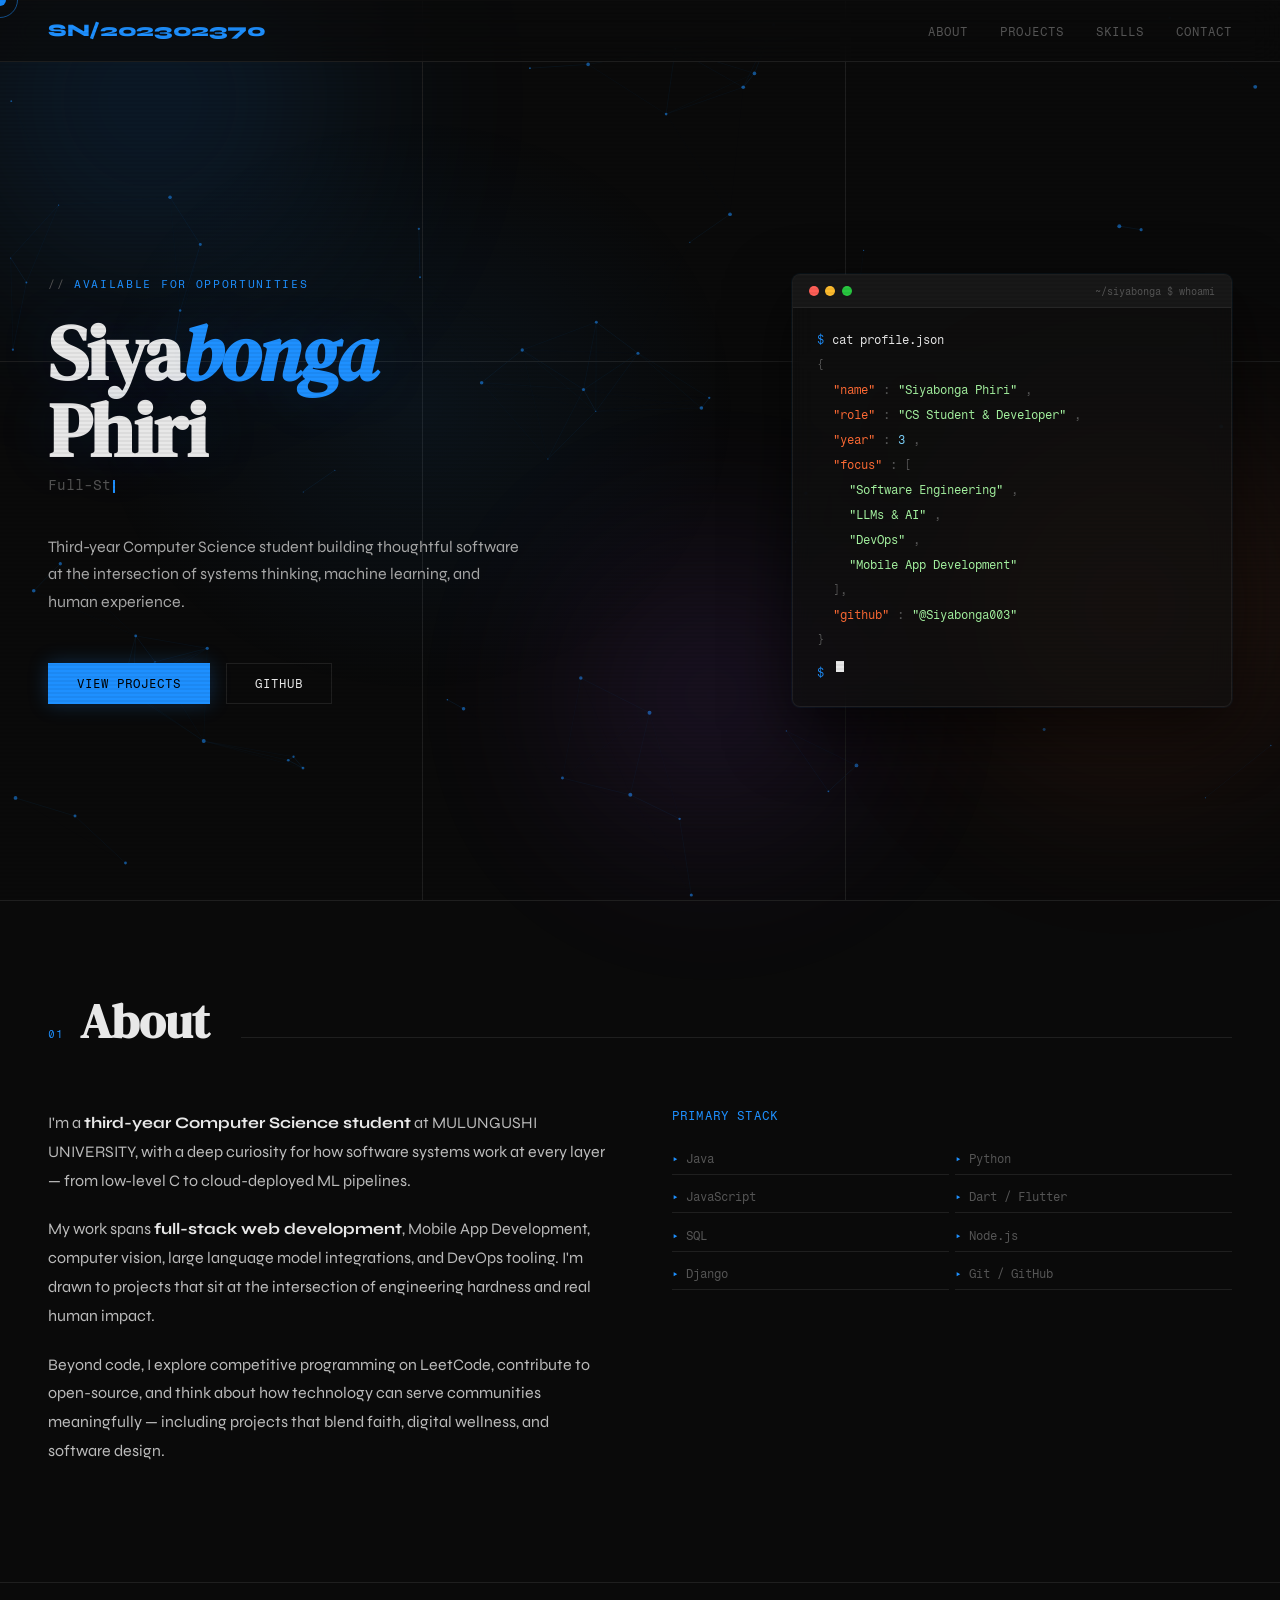
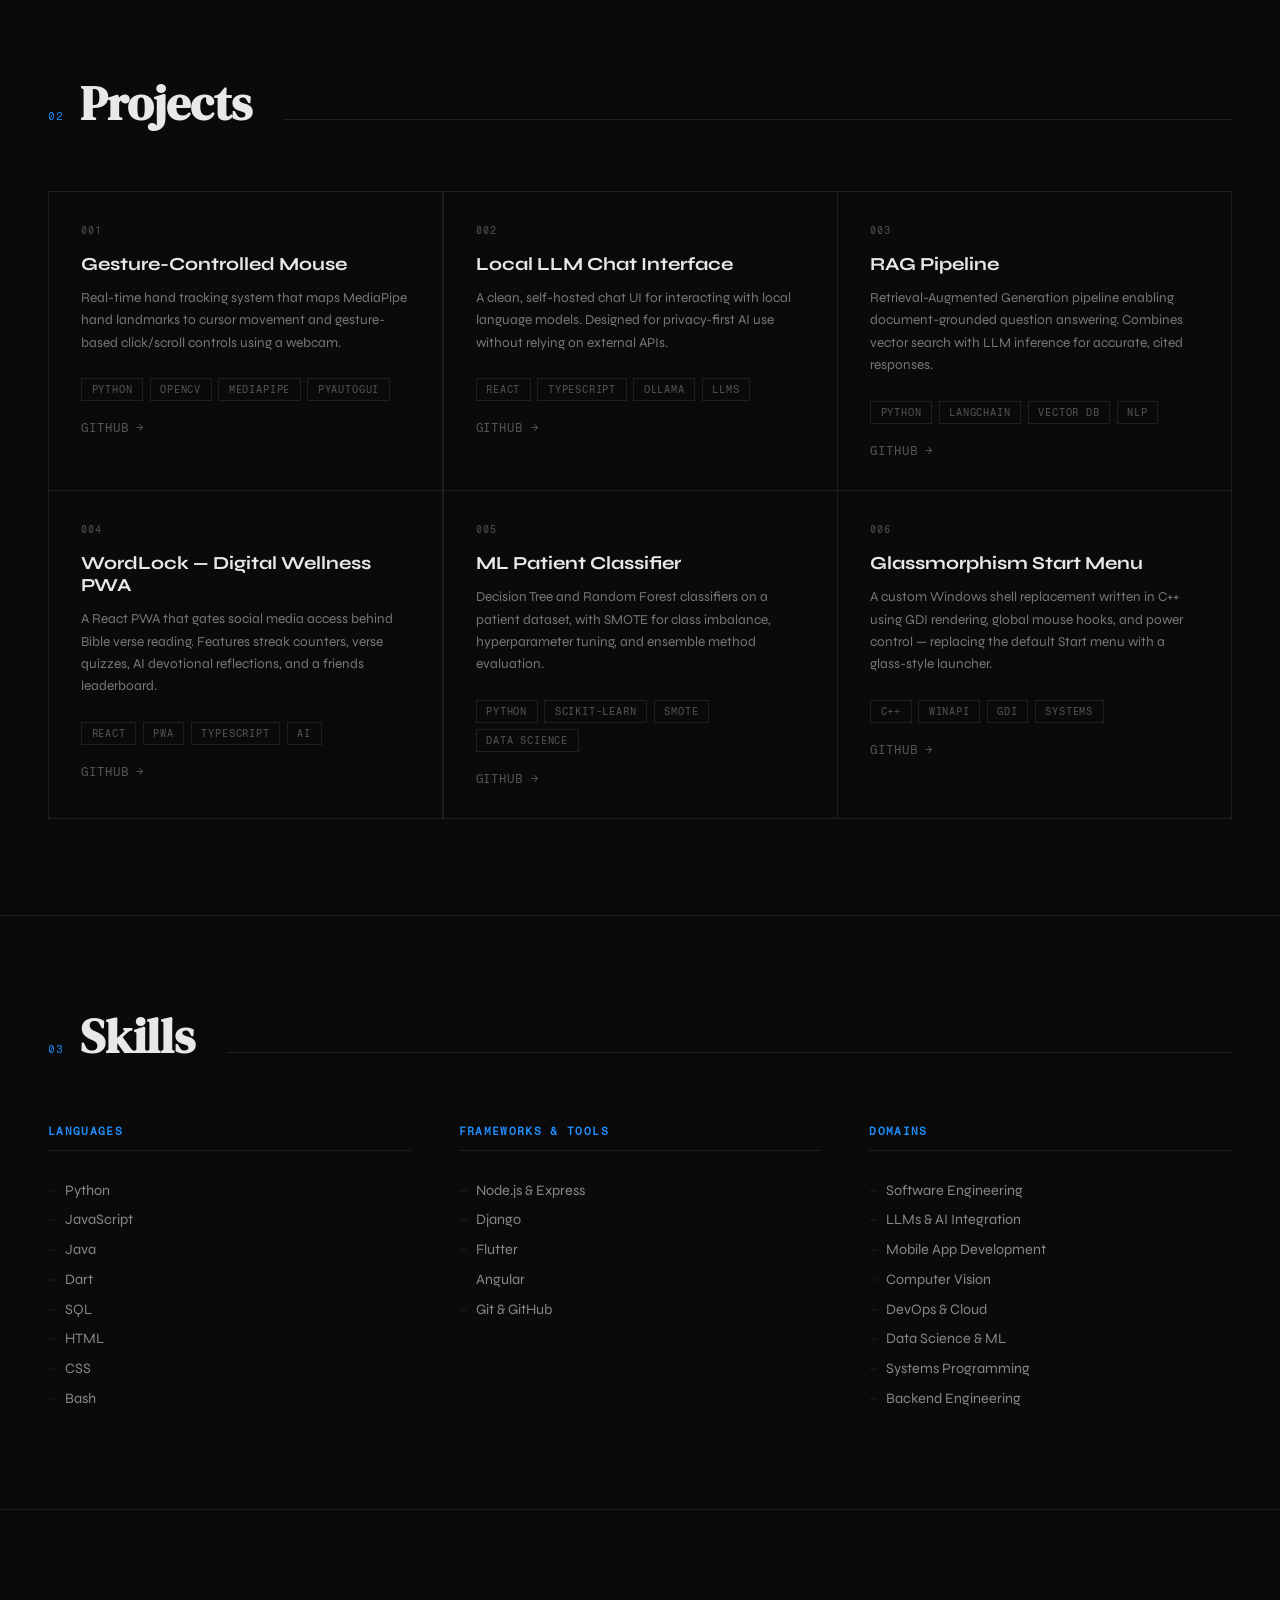
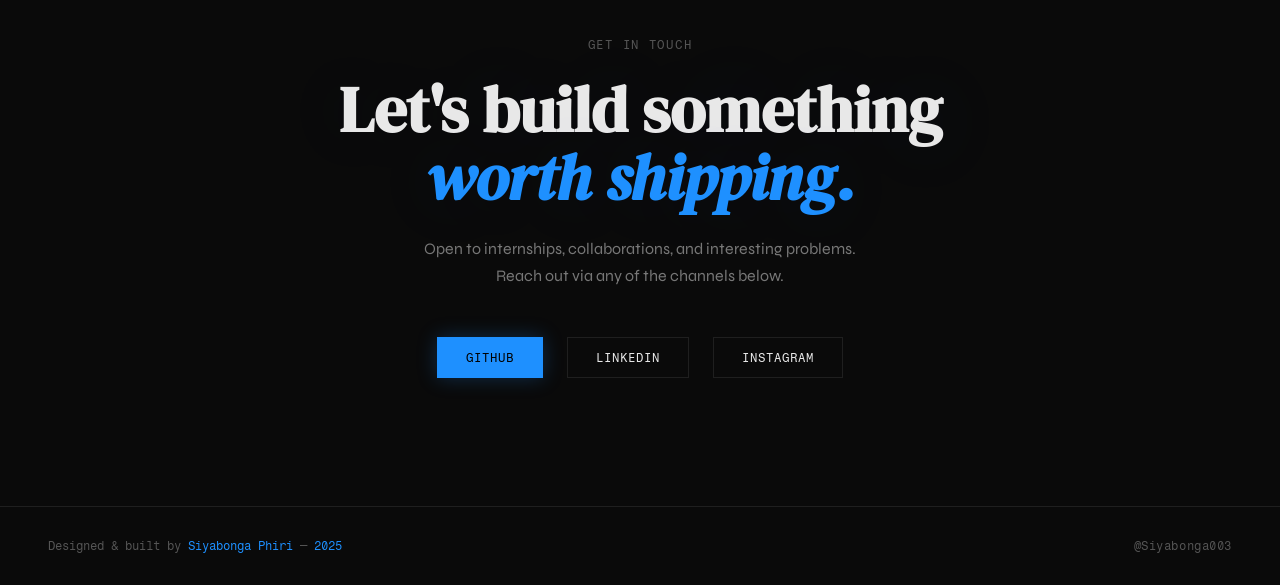
<file: index.html>
<!DOCTYPE html>
<html lang="en">
<head>
  <meta charset="UTF-8" />
  <meta name="viewport" content="width=device-width, initial-scale=1.0" />
  <title>Siyabonga — Developer</title>
  <link rel="preconnect" href="https://fonts.googleapis.com" />
  <link rel="preconnect" href="https://fonts.gstatic.com" crossorigin />
  <link href="https://fonts.googleapis.com/css2?family=Fragment+Mono:ital@0;1&family=DM+Serif+Display:ital@0;1&family=Syne:wght@400;700;800&display=swap" rel="stylesheet" />
  <link rel="stylesheet" href="style.css" />
</head>
<body>

  <!-- Custom cursor -->
  <div id="cursor"></div>
  <div id="cursor-ring"></div>

  <!-- Background canvas for particle network -->
  <canvas id="bg-canvas"></canvas>

  <!-- Ambient orbs -->
  <div class="orb orb-1"></div>
  <div class="orb orb-2"></div>
  <div class="orb orb-3"></div>

  <!-- NAV -->
  <nav>
    <div class="nav-logo">SN/202302370</div>
    <ul class="nav-links">
      <li><a href="#about">About</a></li>
      <li><a href="#projects">Projects</a></li>
      <li><a href="#skills">Skills</a></li>
      <li><a href="#contact">Contact</a></li>
    </ul>
  </nav>

  <!-- HERO -->
  <section id="hero">
    <div class="hero-grid-line v"></div>
    <div class="hero-grid-line v" style="left:66%"></div>
    <div class="hero-grid-line h" style="top:40%"></div>

    <div class="hero-left">
      <p class="hero-tag">available for opportunities</p>
      <h1 class="hero-name">Siya<em>bonga</em><br>Phiri</h1>
      <p class="hero-role">
        <span id="typed-role"></span><span class="cursor-blink"></span>
      </p>
      <p class="hero-desc">
        Third-year Computer Science student building thoughtful software at the intersection of
        systems thinking, machine learning, and human experience.
      </p>
      <div class="hero-cta">
        <a href="#projects" class="btn btn-primary">View Projects</a>
        <a href="https://github.com/Siyabonga003" target="_blank" class="btn btn-secondary">GitHub</a>
      </div>
    </div>

    <div class="hero-right">
      <div class="terminal-card">
        <div class="terminal-bar">
          <span class="dot r"></span>
          <span class="dot y"></span>
          <span class="dot g"></span>
          <span class="terminal-title">~/siyabonga $ whoami</span>
        </div>
        <div class="terminal-body">
          <div class="t-line"><span class="t-prompt">$</span><span class="t-cmd">cat profile.json</span></div>
          <div class="t-line"><span class="t-out">{</span></div>
          <div class="t-line" style="padding-left:1rem"><span class="t-key">"name"</span><span class="t-out">:</span> <span class="t-str">"Siyabonga Phiri"</span><span class="t-out">,</span></div>
          <div class="t-line" style="padding-left:1rem"><span class="t-key">"role"</span><span class="t-out">:</span> <span class="t-str">"CS Student &amp; Developer"</span><span class="t-out">,</span></div>
          <div class="t-line" style="padding-left:1rem"><span class="t-key">"year"</span><span class="t-out">:</span> <span class="t-val">3</span><span class="t-out">,</span></div>
          <div class="t-line" style="padding-left:1rem"><span class="t-key">"focus"</span><span class="t-out">: [</span></div>
          <div class="t-line" style="padding-left:2rem"><span class="t-str">"Software Engineering"</span><span class="t-out">,</span></div>
          <div class="t-line" style="padding-left:2rem"><span class="t-str">"LLMs &amp; AI"</span><span class="t-out">,</span></div>
          <div class="t-line" style="padding-left:2rem"><span class="t-str">"DevOps"</span><span class="t-out">,</span></div>
          <div class="t-line" style="padding-left:2rem"><span class="t-str">"Mobile App Development"</span></div>
          <div class="t-line" style="padding-left:1rem"><span class="t-out">],</span></div>
          <div class="t-line" style="padding-left:1rem"><span class="t-key">"github"</span><span class="t-out">:</span> <span class="t-str">"@Siyabonga003"</span></div>
          <div class="t-line"><span class="t-out">}</span></div>
          <div class="t-line" style="margin-top:0.5rem"><span class="t-prompt">$</span><span class="t-cursor-block"></span></div>
        </div>
      </div>
    </div>
  </section>

  <!-- ABOUT -->
  <section id="about">
    <div class="section-header reveal">
      <span class="section-num">01</span>
      <h2 class="section-title">About</h2>
      <div class="section-line"></div>
    </div>
    <div class="about-grid">
      <div class="about-text reveal">
        <p>
          I'm a <strong>third-year Computer Science student</strong> at MULUNGUSHI UNIVERSITY,
          with a deep curiosity for how software systems work at every layer — from low-level C
          to cloud-deployed ML pipelines.
        </p>
        <p>
          My work spans <strong>full-stack web development</strong>, Mobile App Development, computer vision, large language model integrations,
          and DevOps tooling. I'm drawn to projects that sit at the intersection of engineering
          hardness and real human impact.
        </p>
        <p>
          Beyond code, I explore competitive programming on LeetCode, contribute to open-source,
          and think about how technology can serve communities meaningfully — including projects
          that blend faith, digital wellness, and software design.
        </p>
      </div>
      <div class="reveal">
        <p style="font-size:0.72rem;letter-spacing:0.1em;text-transform:uppercase;color:var(--accent);margin-bottom:1.25rem">Primary Stack</p>
        <div class="stack-grid">
          <div class="stack-item">Java</div>
          <div class="stack-item">Python</div>
          <div class="stack-item">JavaScript</div>
          <div class="stack-item">Dart / Flutter</div>
          <div class="stack-item">SQL</div>
          <div class="stack-item">Node.js</div>
          <div class="stack-item">Django</div>
          <div class="stack-item">Git / GitHub</div>
        </div>
      </div>
    </div>
  </section>

  <!-- PROJECTS -->
  <section id="projects">
    <div class="section-header reveal">
      <span class="section-num">02</span>
      <h2 class="section-title">Projects</h2>
      <div class="section-line"></div>
    </div>
    <div class="projects-grid">

      <div class="project-card reveal">
        <p class="project-num">001</p>
        <h3 class="project-title">Gesture-Controlled Mouse</h3>
        <p class="project-desc">Real-time hand tracking system that maps MediaPipe hand landmarks to cursor movement and gesture-based click/scroll controls using a webcam.</p>
        <div class="project-tags">
          <span class="tag">Python</span><span class="tag">OpenCV</span>
          <span class="tag">MediaPipe</span><span class="tag">PyAutoGUI</span>
        </div>
        <div class="project-links">
          <a href="https://github.com/Siyabonga003/gesture-controlled-mouse/tree/main" target="_blank" class="project-link">GitHub</a>
        </div>
      </div>

      <div class="project-card reveal">
        <p class="project-num">002</p>
        <h3 class="project-title">Local LLM Chat Interface</h3>
        <p class="project-desc">A clean, self-hosted chat UI for interacting with local language models. Designed for privacy-first AI use without relying on external APIs.</p>
        <div class="project-tags">
          <span class="tag">React</span><span class="tag">TypeScript</span>
          <span class="tag">Ollama</span><span class="tag">LLMs</span>
        </div>
        <div class="project-links">
          <a href="https://github.com/Siyabonga003" target="_blank" class="project-link">GitHub</a>
        </div>
      </div>

      <div class="project-card reveal">
        <p class="project-num">003</p>
        <h3 class="project-title">RAG Pipeline</h3>
        <p class="project-desc">Retrieval-Augmented Generation pipeline enabling document-grounded question answering. Combines vector search with LLM inference for accurate, cited responses.</p>
        <div class="project-tags">
          <span class="tag">Python</span><span class="tag">LangChain</span>
          <span class="tag">Vector DB</span><span class="tag">NLP</span>
        </div>
        <div class="project-links">
          <a href="https://github.com/Siyabonga003" target="_blank" class="project-link">GitHub</a>
        </div>
      </div>

      <div class="project-card reveal">
        <p class="project-num">004</p>
        <h3 class="project-title">WordLock — Digital Wellness PWA</h3>
        <p class="project-desc">A React PWA that gates social media access behind Bible verse reading. Features streak counters, verse quizzes, AI devotional reflections, and a friends leaderboard.</p>
        <div class="project-tags">
          <span class="tag">React</span><span class="tag">PWA</span>
          <span class="tag">TypeScript</span><span class="tag">AI</span>
        </div>
        <div class="project-links">
          <a href="https://github.com/Siyabonga003" target="_blank" class="project-link">GitHub</a>
        </div>
      </div>

      <div class="project-card reveal">
        <p class="project-num">005</p>
        <h3 class="project-title">ML Patient Classifier</h3>
        <p class="project-desc">Decision Tree and Random Forest classifiers on a patient dataset, with SMOTE for class imbalance, hyperparameter tuning, and ensemble method evaluation.</p>
        <div class="project-tags">
          <span class="tag">Python</span><span class="tag">scikit-learn</span>
          <span class="tag">SMOTE</span><span class="tag">Data Science</span>
        </div>
        <div class="project-links">
          <a href="https://github.com/Siyabonga003" target="_blank" class="project-link">GitHub</a>
        </div>
      </div>

      <div class="project-card reveal">
        <p class="project-num">006</p>
        <h3 class="project-title">Glassmorphism Start Menu</h3>
        <p class="project-desc">A custom Windows shell replacement written in C++ using GDI rendering, global mouse hooks, and power control — replacing the default Start menu with a glass-style launcher.</p>
        <div class="project-tags">
          <span class="tag">C++</span><span class="tag">WinAPI</span>
          <span class="tag">GDI</span><span class="tag">Systems</span>
        </div>
        <div class="project-links">
          <a href="https://github.com/Siyabonga003" target="_blank" class="project-link">GitHub</a>
        </div>
      </div>

    </div>
  </section>

  <!-- SKILLS -->
  <section id="skills">
    <div class="section-header reveal">
      <span class="section-num">03</span>
      <h2 class="section-title">Skills</h2>
      <div class="section-line"></div>
    </div>
    <div class="skills-layout">
      <div class="skill-category reveal">
        <h3>Languages</h3>
        <ul class="skill-list">
          <li>Python</li><li>JavaScript</li><li>Java</li>
          <li>Dart</li><li>SQL</li><li>HTML</li>
          <li>CSS</li><li>Bash</li>
        </ul>
      </div>
      <div class="skill-category reveal">
        <h3>Frameworks &amp; Tools</h3>
        <ul class="skill-list">
          <li>Node.js &amp; Express</li><li>Django</li>
          <li>Flutter</li><li>Angular</li><li>Git &amp; GitHub</li>
        </ul>
      </div>
      <div class="skill-category reveal">
        <h3>Domains</h3>
        <ul class="skill-list">
          <li>Software Engineering</li><li>LLMs &amp; AI Integration</li>
          <li>Mobile App Development</li><li>Computer Vision</li>
          <li>DevOps &amp; Cloud</li><li>Data Science &amp; ML</li>
          <li>Systems Programming</li><li>Backend Engineering</li>
        </ul>
      </div>
    </div>
  </section>

  <!-- CONTACT -->
  <section id="contact">
    <p class="contact-eyebrow reveal">Get in touch</p>
    <h2 class="contact-heading reveal">Let's build something<br><em>worth shipping.</em></h2>
    <p class="contact-sub reveal">
      Open to internships, collaborations, and interesting problems.
      Reach out via any of the channels below.
    </p>
    <div class="contact-links reveal">
      <a href="https://github.com/Siyabonga003" target="_blank" class="btn btn-primary">GitHub</a>
      <a href="https://www.linkedin.com/in/siyabonga-phiri-a78031410" target="_blank" class="btn btn-secondary">LinkedIn</a>
      <a href="https://www.instagram.com" target="_blank" class="btn btn-secondary">Instagram</a>
    </div>
  </section>

  <!-- FOOTER -->
  <footer>
    <p class="footer-left">Designed &amp; built by <span>Siyabonga Phiri</span> — <span>2025</span></p>
    <p class="footer-right">@Siyabonga003</p>
  </footer>

  <script src="script.js"></script>
</body>
</html>
</file>
<file: style.css>
*, *::before, *::after { box-sizing: border-box; margin: 0; padding: 0; }

:root {
  --bg:        #0a0a0a;
  --surface:   #111111;
  --border:    #1f1f1f;
  --accent:    #1E90FF;
  --accent2:   #ff6b35;
  --text:      #e8e8e8;
  --muted:     #555;
  --mono:      'Fragment Mono', monospace;
  --serif:     'DM Serif Display', serif;
  --sans:      'Syne', sans-serif;
}

html { scroll-behavior: smooth; }

body {
  background: var(--bg);
  color: var(--text);
  font-family: var(--mono);
  overflow-x: hidden;
  cursor: none;
}

/* ─────────────────────────────────────────
   BACKGROUND LAYER
───────────────────────────────────────── */

/* Particle canvas sits at the very back */
#bg-canvas {
  position: fixed;
  inset: 0;
  width: 100%;
  height: 100%;
  z-index: 0;
  pointer-events: none;
}

/* Ambient floating orbs — coloured light blobs */
.orb {
  position: fixed;
  border-radius: 50%;
  pointer-events: none;
  z-index: 1;
  filter: blur(90px);
  opacity: 0.18;
  animation: orbDrift linear infinite;
}

.orb-1 {
  width: 600px; height: 600px;
  background: radial-gradient(circle, #1E90FF 0%, transparent 70%);
  top: -200px; left: -150px;
  animation-duration: 28s;
  animation-delay: 0s;
}

.orb-2 {
  width: 500px; height: 500px;
  background: radial-gradient(circle, #ff6b35 0%, transparent 70%);
  bottom: 5%; right: -100px;
  animation-duration: 35s;
  animation-delay: -12s;
}

.orb-3 {
  width: 400px; height: 400px;
  background: radial-gradient(circle, #a855f7 0%, transparent 70%);
  top: 55%; left: 40%;
  animation-duration: 42s;
  animation-delay: -22s;
}

@keyframes orbDrift {
  0%   { transform: translate(0,  0) scale(1); }
  25%  { transform: translate(40px, -60px) scale(1.06); }
  50%  { transform: translate(-30px, 50px) scale(0.94); }
  75%  { transform: translate(60px, 30px) scale(1.04); }
  100% { transform: translate(0, 0) scale(1); }
}

/* Scanline overlay */
body::before {
  content: '';
  position: fixed; inset: 0;
  background: repeating-linear-gradient(
    0deg,
    transparent,
    transparent 2px,
    rgba(0,0,0,0.05) 2px,
    rgba(0,0,0,0.05) 4px
  );
  pointer-events: none;
  z-index: 9000;
}

/* ─────────────────────────────────────────
   CURSOR
───────────────────────────────────────── */

#cursor {
  width: 12px; height: 12px;
  background: var(--accent);
  border-radius: 50%;
  position: fixed; top: 0; left: 0;
  pointer-events: none;
  z-index: 9999;
  transition: transform 0.15s ease, background 0.2s;
  mix-blend-mode: difference;
}

#cursor-ring {
  width: 36px; height: 36px;
  border: 1px solid var(--accent);
  border-radius: 50%;
  position: fixed; top: 0; left: 0;
  pointer-events: none;
  z-index: 9998;
  transition: transform 0.35s cubic-bezier(.25,.46,.45,.94), opacity 0.3s;
  opacity: 0.5;
}

/* ─────────────────────────────────────────
   NAV
───────────────────────────────────────── */

nav {
  position: fixed; top: 0; left: 0; right: 0;
  display: flex; justify-content: space-between; align-items: center;
  padding: 1.25rem 3rem;
  border-bottom: 1px solid var(--border);
  background: rgba(10,10,10,0.7);
  backdrop-filter: blur(16px);
  -webkit-backdrop-filter: blur(16px);
  z-index: 100;
  animation: slideDown 0.6s ease both;
}

@keyframes slideDown {
  from { transform: translateY(-100%); opacity: 0; }
  to   { transform: translateY(0); opacity: 1; }
}

.nav-logo {
  font-family: var(--sans);
  font-weight: 800;
  font-size: 1.1rem;
  color: var(--accent);
  letter-spacing: -0.02em;
}

.nav-links { display: flex; gap: 2rem; list-style: none; }

.nav-links a {
  font-family: var(--mono);
  font-size: 0.78rem;
  color: var(--muted);
  text-decoration: none;
  letter-spacing: 0.08em;
  text-transform: uppercase;
  transition: color 0.2s;
}

.nav-links a:hover { color: var(--accent); }

/* ─────────────────────────────────────────
   HERO
───────────────────────────────────────── */

#hero {
  min-height: 100vh;
  display: grid;
  grid-template-columns: 1fr 1fr;
  padding: 0 3rem;
  padding-top: 80px;
  position: relative;
  overflow: hidden;
  z-index: 2;
}

/* Subtle radial glow in hero — accent spotlight */
#hero::after {
  content: '';
  position: absolute;
  top: 10%;
  left: 5%;
  width: 55%;
  height: 70%;
  background: radial-gradient(ellipse at center, rgba(30,144,255,0.07) 0%, transparent 65%);
  pointer-events: none;
  z-index: 0;
}

.hero-grid-line {
  position: absolute;
  background: var(--border);
  pointer-events: none;
}
.hero-grid-line.v { width: 1px; height: 100%; top: 0; }
.hero-grid-line.h { height: 1px; width: 100%; left: 0; }
.hero-grid-line:nth-child(1) { left: 33%; }

.hero-left {
  display: flex;
  flex-direction: column;
  justify-content: center;
  padding: 4rem 0;
  position: relative;
  z-index: 1;
}

.hero-tag {
  font-size: 0.7rem;
  letter-spacing: 0.15em;
  color: var(--accent);
  text-transform: uppercase;
  margin-bottom: 1.5rem;
  opacity: 0;
  animation: fadeUp 0.5s 0.3s ease both;
}
.hero-tag::before { content: '// '; color: var(--muted); }

.hero-name {
  font-family: var(--serif);
  font-size: clamp(3rem, 6vw, 5.5rem);
  line-height: 1.0;
  letter-spacing: -0.02em;
  margin-bottom: 0.5rem;
  opacity: 0;
  animation: fadeUp 0.6s 0.45s ease both;
  /* Soft text glow on the name */
  text-shadow: 0 0 60px rgba(30,144,255,0.15);
}
.hero-name em { font-style: italic; color: var(--accent); }

.hero-role {
  font-family: var(--mono);
  font-size: 0.85rem;
  color: var(--muted);
  margin-bottom: 2.5rem;
  opacity: 0;
  animation: fadeUp 0.6s 0.6s ease both;
}

.cursor-blink {
  display: inline-block;
  width: 2px; height: 1em;
  background: var(--accent);
  margin-left: 2px;
  vertical-align: middle;
  animation: blink 1s step-end infinite;
}

@keyframes blink { 50% { opacity: 0; } }

.hero-desc {
  font-family: var(--sans);
  font-size: 1rem;
  line-height: 1.7;
  color: #aaa;
  max-width: 480px;
  margin-bottom: 3rem;
  opacity: 0;
  animation: fadeUp 0.6s 0.75s ease both;
}

.hero-cta {
  display: flex; gap: 1rem; flex-wrap: wrap;
  opacity: 0;
  animation: fadeUp 0.6s 0.9s ease both;
}

.btn {
  padding: 0.75rem 1.75rem;
  font-family: var(--mono);
  font-size: 0.78rem;
  letter-spacing: 0.08em;
  text-transform: uppercase;
  text-decoration: none;
  border: 1px solid;
  transition: all 0.25s;
  cursor: none;
}

.btn-primary {
  background: var(--accent);
  color: #000;
  border-color: var(--accent);
  box-shadow: 0 0 20px rgba(30,144,255,0.25);
}
.btn-primary:hover {
  background: transparent;
  color: var(--accent);
  box-shadow: 0 0 32px rgba(30,144,255,0.4);
}

.btn-secondary {
  background: transparent;
  color: var(--text);
  border-color: var(--border);
}
.btn-secondary:hover {
  border-color: var(--accent);
  color: var(--accent);
  box-shadow: 0 0 20px rgba(30,144,255,0.15);
}

.hero-right {
  display: flex;
  align-items: center;
  justify-content: flex-end;
  padding: 4rem 0;
  position: relative;
  z-index: 1;
}

/* ─────────────────────────────────────────
   TERMINAL CARD
───────────────────────────────────────── */

.terminal-card {
  width: 100%;
  max-width: 440px;
  background: rgba(17,17,17,0.7);
  border: 1px solid rgba(255,255,255,0.07);
  border-radius: 8px;
  overflow: hidden;
  opacity: 0;
  animation: fadeUp 0.7s 0.5s ease both;
  backdrop-filter: blur(12px);
  -webkit-backdrop-filter: blur(12px);
  box-shadow:
    0 0 0 1px rgba(30,144,255,0.06),
    0 24px 64px rgba(0,0,0,0.6),
    inset 0 1px 0 rgba(255,255,255,0.05);
}

.terminal-bar {
  background: rgba(26,26,26,0.9);
  padding: 0.6rem 1rem;
  display: flex; align-items: center; gap: 0.4rem;
  border-bottom: 1px solid rgba(255,255,255,0.06);
}

.dot { width: 10px; height: 10px; border-radius: 50%; }
.dot.r { background: #ff5f57; }
.dot.y { background: #febc2e; }
.dot.g { background: #28c840; }
.terminal-title { margin-left: auto; font-size: 0.65rem; color: var(--muted); }

.terminal-body { padding: 1.25rem 1.5rem; font-size: 0.78rem; line-height: 2; }
.t-line { display: flex; gap: 0.5rem; }
.t-prompt { color: var(--accent); flex-shrink: 0; }
.t-cmd { color: var(--text); }
.t-out { color: var(--muted); }
.t-key { color: var(--accent2); }
.t-val { color: #7dd3fc; }
.t-str { color: #a5f3a0; }
.t-cursor-block {
  display: inline-block;
  width: 8px; height: 0.85em;
  background: #e8e8e8;
  margin-left: 4px;
  vertical-align: middle;
  animation: blink 1s step-end infinite;
}

/* ─────────────────────────────────────────
   SECTIONS — general
───────────────────────────────────────── */

section {
  padding: 6rem 3rem;
  border-top: 1px solid var(--border);
  position: relative;
  z-index: 2;
}

.section-header {
  display: flex; align-items: baseline; gap: 1rem;
  margin-bottom: 4rem;
}

.section-num {
  font-size: 0.7rem;
  color: var(--accent);
  letter-spacing: 0.1em;
}

.section-title {
  font-family: var(--serif);
  font-size: clamp(2rem, 4vw, 3rem);
  line-height: 1;
}

.section-line {
  flex: 1;
  height: 1px;
  background: var(--border);
  margin-left: 1rem;
}

/* ─────────────────────────────────────────
   ABOUT
───────────────────────────────────────── */

#about .about-grid {
  display: grid;
  grid-template-columns: 1fr 1fr;
  gap: 4rem;
  align-items: start;
}

.about-text p {
  font-family: var(--sans);
  font-size: 1rem;
  line-height: 1.8;
  color: #bbb;
  margin-bottom: 1.25rem;
}
.about-text p strong { color: var(--text); font-weight: 700; }

.stack-grid {
  display: grid;
  grid-template-columns: 1fr 1fr;
  gap: 0.4rem;
}

.stack-item {
  display: flex; align-items: center; gap: 0.5rem;
  font-size: 0.78rem;
  color: var(--muted);
  padding: 0.5rem 0;
  border-bottom: 1px solid var(--border);
  transition: color 0.2s;
}
.stack-item:hover { color: var(--accent); }
.stack-item::before { content: '▸'; color: var(--accent); font-size: 0.65rem; }

/* ─────────────────────────────────────────
   PROJECTS
───────────────────────────────────────── */

#projects .projects-grid {
  display: grid;
  grid-template-columns: repeat(auto-fill, minmax(340px, 1fr));
  gap: 1.5px;
  background: var(--border);
  border: 1px solid var(--border);
}

.project-card {
  background: var(--bg);
  padding: 2rem;
  position: relative;
  overflow: hidden;
  transition: background 0.25s, box-shadow 0.25s;
  cursor: none;
}

/* Accent left bar */
.project-card::before {
  content: '';
  position: absolute;
  top: 0; left: 0;
  width: 3px; height: 100%;
  background: var(--accent);
  transform: scaleY(0);
  transform-origin: bottom;
  transition: transform 0.3s ease;
}
.project-card:nth-child(even)::before { background: var(--accent2); }

/* Subtle glow on card hover */
.project-card:hover {
  background: var(--surface);
  box-shadow: inset 0 0 60px rgba(30,144,255,0.04);
}
.project-card:nth-child(even):hover {
  box-shadow: inset 0 0 60px rgba(255,107,53,0.04);
}
.project-card:hover::before { transform: scaleY(1); }

.project-num {
  font-size: 0.65rem;
  color: var(--muted);
  letter-spacing: 0.1em;
  margin-bottom: 1rem;
}

.project-title {
  font-family: var(--sans);
  font-size: 1.15rem;
  font-weight: 700;
  margin-bottom: 0.75rem;
  line-height: 1.2;
}

.project-desc {
  font-family: var(--sans);
  font-size: 0.85rem;
  line-height: 1.65;
  color: #777;
  margin-bottom: 1.5rem;
}

.project-tags {
  display: flex; flex-wrap: wrap; gap: 0.4rem;
  margin-bottom: 1.25rem;
}

.tag {
  font-size: 0.65rem;
  letter-spacing: 0.08em;
  text-transform: uppercase;
  padding: 0.25rem 0.6rem;
  border: 1px solid var(--border);
  color: var(--muted);
  transition: border-color 0.2s, color 0.2s;
}
.project-card:hover .tag {
  border-color: rgba(30,144,255,0.2);
}

.project-links { display: flex; gap: 1rem; }

.project-link {
  font-size: 0.72rem;
  letter-spacing: 0.08em;
  text-transform: uppercase;
  color: var(--muted);
  text-decoration: none;
  transition: color 0.2s;
}
.project-link:hover { color: var(--accent); }
.project-link::after { content: ' →'; }

/* ─────────────────────────────────────────
   SKILLS
───────────────────────────────────────── */

#skills .skills-layout {
  display: grid;
  grid-template-columns: repeat(3, 1fr);
  gap: 3rem;
}

.skill-category h3 {
  font-size: 0.7rem;
  letter-spacing: 0.12em;
  text-transform: uppercase;
  color: var(--accent);
  margin-bottom: 1.5rem;
  padding-bottom: 0.75rem;
  border-bottom: 1px solid var(--border);
}

.skill-list { list-style: none; }

.skill-list li {
  font-family: var(--sans);
  font-size: 0.9rem;
  color: #888;
  padding: 0.4rem 0;
  display: flex; align-items: center; gap: 0.5rem;
  transition: color 0.2s, padding-left 0.2s;
}
.skill-list li:hover { color: var(--text); padding-left: 0.5rem; }
.skill-list li::before { content: '—'; color: var(--border); font-size: 0.7rem; }

/* ─────────────────────────────────────────
   CONTACT
───────────────────────────────────────── */

#contact {
  text-align: center;
  padding: 8rem 3rem;
}

.contact-eyebrow {
  font-size: 0.72rem;
  letter-spacing: 0.15em;
  text-transform: uppercase;
  color: var(--muted);
  margin-bottom: 1.5rem;
}

.contact-heading {
  font-family: var(--serif);
  font-size: clamp(2.5rem, 5vw, 4.5rem);
  line-height: 1.05;
  margin-bottom: 1.5rem;
  text-shadow: 0 0 80px rgba(30,144,255,0.12);
}
.contact-heading em { font-style: italic; color: var(--accent); }

.contact-sub {
  font-family: var(--sans);
  font-size: 1rem;
  color: #777;
  max-width: 480px;
  margin: 0 auto 3rem;
  line-height: 1.7;
}

.contact-links {
  display: flex; justify-content: center; gap: 1.5rem; flex-wrap: wrap;
}

/* ─────────────────────────────────────────
   FOOTER
───────────────────────────────────────── */

footer {
  border-top: 1px solid var(--border);
  padding: 2rem 3rem;
  display: flex; justify-content: space-between; align-items: center;
  position: relative;
  z-index: 2;
}

.footer-left {
  font-size: 0.72rem;
  color: var(--muted);
}
.footer-left span { color: var(--accent); }
.footer-right {
  font-size: 0.72rem;
  color: var(--muted);
  letter-spacing: 0.05em;
}

/* ─────────────────────────────────────────
   SCROLL REVEAL
───────────────────────────────────────── */

.reveal {
  opacity: 0;
  transform: translateY(24px);
  transition: opacity 0.65s ease, transform 0.65s ease;
}
.reveal.visible {
  opacity: 1;
  transform: translateY(0);
}

@keyframes fadeUp {
  from { opacity: 0; transform: translateY(20px); }
  to   { opacity: 1; transform: translateY(0); }
}

/* ─────────────────────────────────────────
   RESPONSIVE
───────────────────────────────────────── */

@media (max-width: 900px) {
  nav { padding: 1rem 1.5rem; }
  #hero { grid-template-columns: 1fr; padding: 6rem 1.5rem 3rem; }
  .hero-right { justify-content: flex-start; }
  section { padding: 4rem 1.5rem; }
  #about .about-grid { grid-template-columns: 1fr; gap: 2.5rem; }
  #skills .skills-layout { grid-template-columns: 1fr 1fr; gap: 2rem; }
  footer { flex-direction: column; gap: 0.5rem; text-align: center; }
}

@media (max-width: 600px) {
  .nav-links { display: none; }
  #skills .skills-layout { grid-template-columns: 1fr; }
  #contact { padding: 5rem 1.5rem; }
}
</file>
